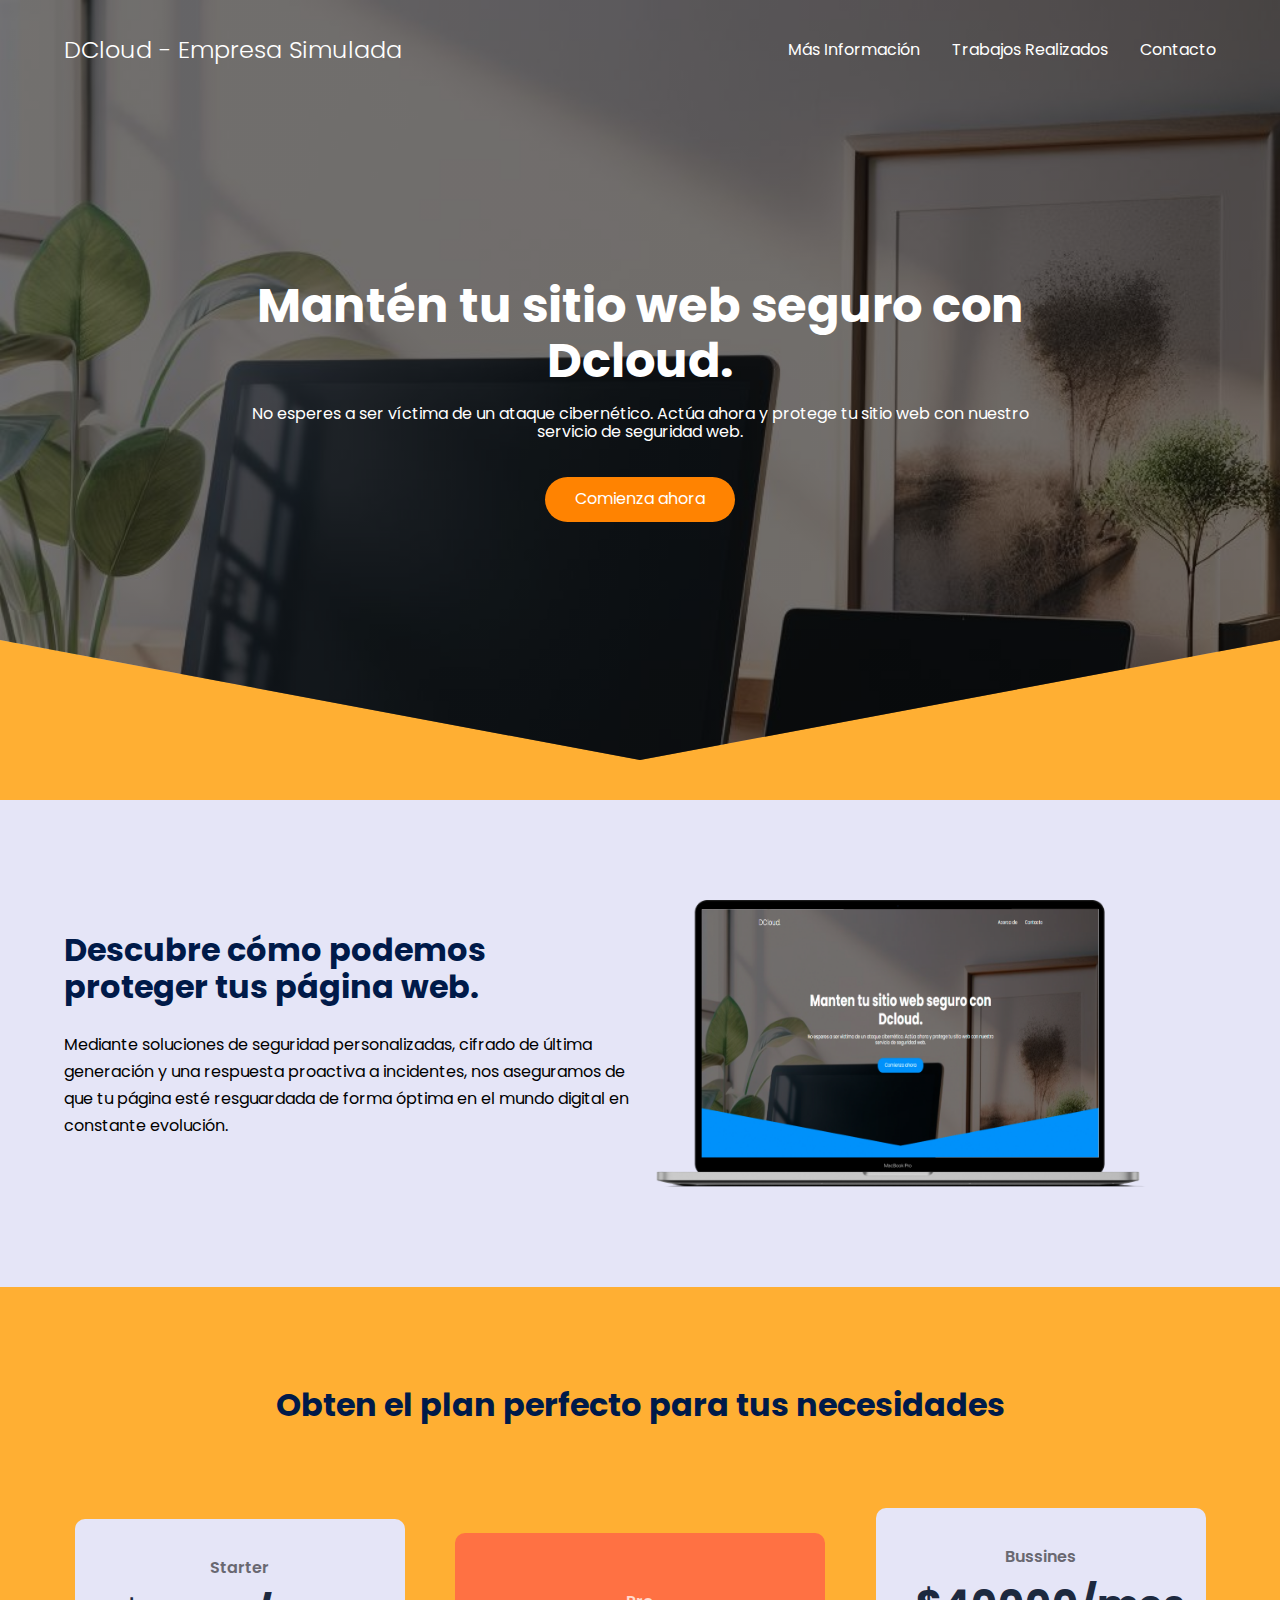
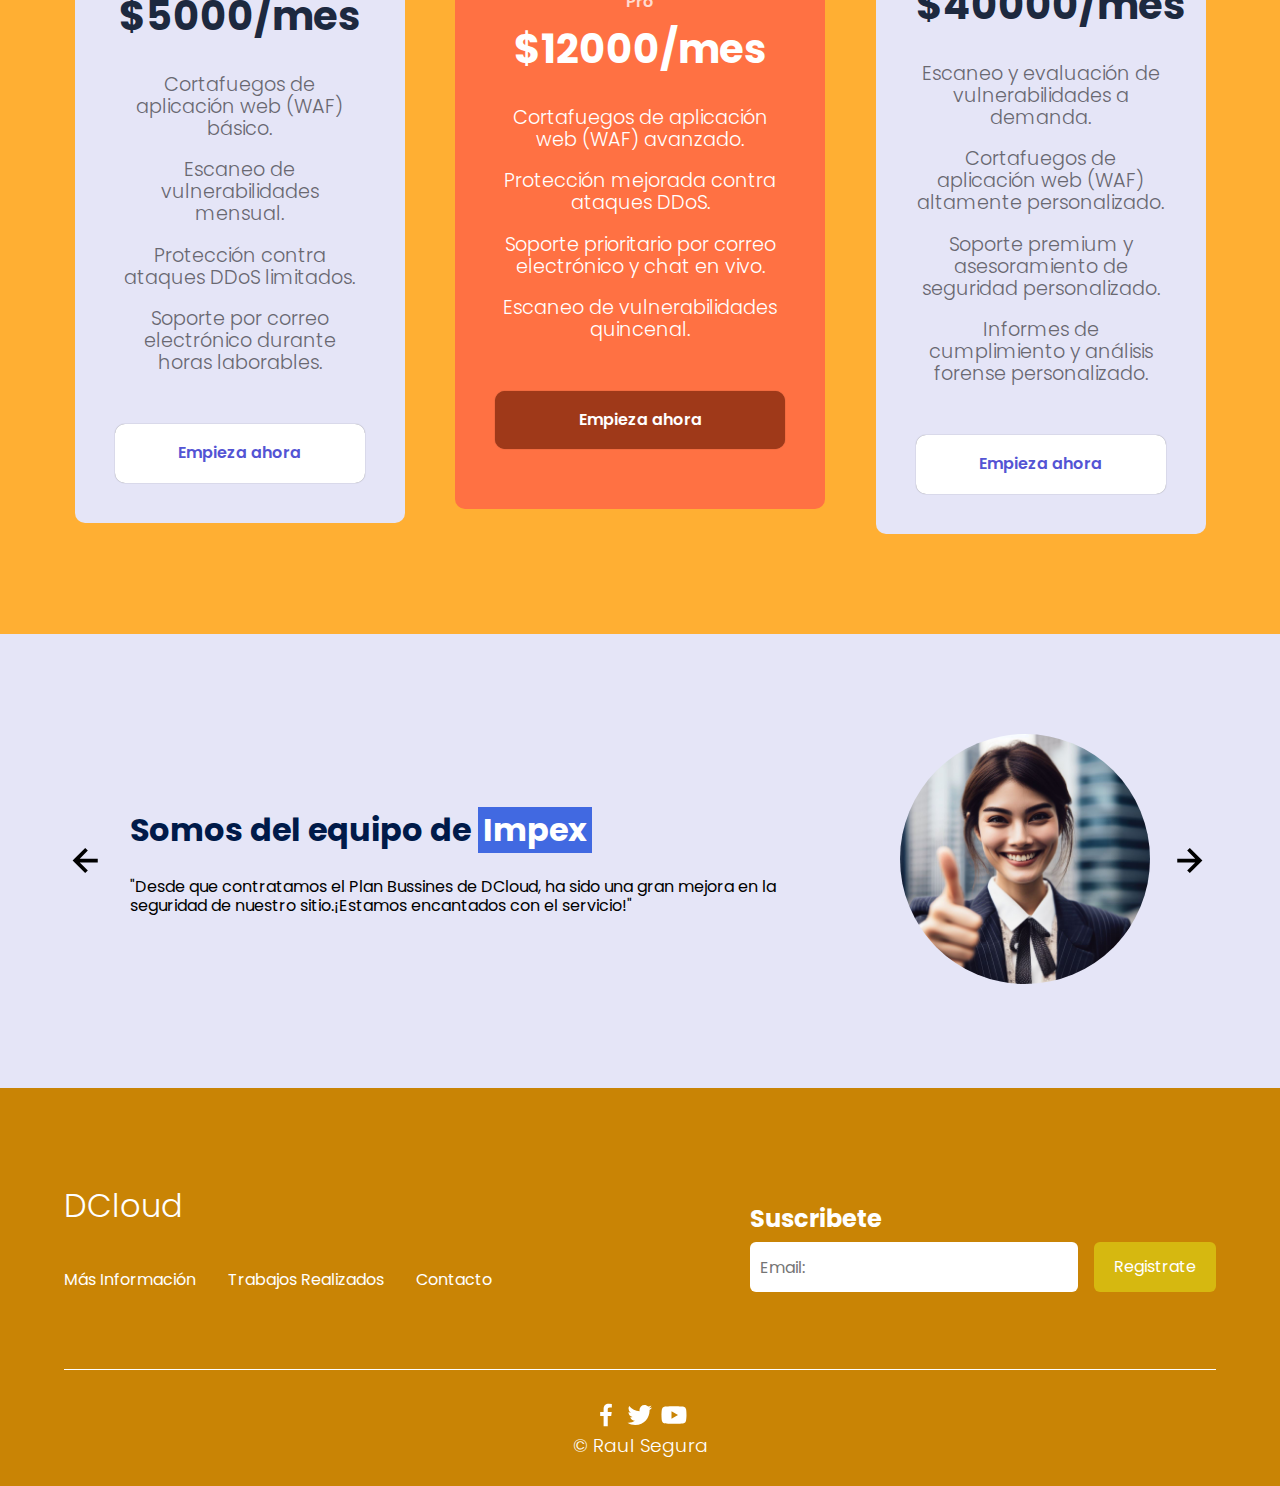
<file: index.html>
<!DOCTYPE html>
<html lang="es">

<head>

    <title>DCloud</title>
    <link rel="shortcut icon" href="/images/favicon-16x16.png" type="image/x-icon">
    <link rel="stylesheet" href="./css/normalize.css">
    <link rel="stylesheet" href="./css/estilos.css">

    <meta name="theme-color" content="#2091F9">

</head>

<body>

    <header class="hero">
        <nav class="nav container">
            <div class="nav__logo">
                <h2 class="nav__title">DCloud - Empresa Simulada</h2>
            </div>


            <ul class="nav__link nav__link--menu">
                <li class="nav__items">
                    <a href="informacion.html" class="nav__links">Más Información</a>
                </li>
                <li class="nav__items">
                    <a href="fichas.html" class="nav__links">Trabajos Realizados</a>
                </li>
                <li class="nav__items">
                    <a href="contacto.html" class="nav__links">Contacto</a>
                </li>

                <img src="./images/close.svg" class="nav__close">
            </ul>

            <div class="nav__menu">
                <img src="./images/menu.svg" class="nav__img">
            </div>
        </nav>

        <section class="hero__container container">
            <h1 class="hero__title">Mantén tu sitio web seguro con Dcloud.</h1>
            <p class="hero__paragraph">No esperes a ser víctima de un ataque cibernético. Actúa ahora y protege tu sitio web con nuestro servicio de seguridad web.</p>
            <a href="#" class="cta">Comienza ahora</a>
        </section>
    </header>

    <main>

        <section class="knowledge">
            <div class="knowledge__container container">
                <div class="knowledege__texts">
                    <h2 class="subtitle">
                        Descubre cómo podemos proteger tus página web.</h2>
                    <p class="knowledge__paragraph"> Mediante soluciones de seguridad personalizadas, cifrado de última generación y una respuesta proactiva a incidentes, nos aseguramos de que tu página esté resguardada de forma óptima en el mundo digital en constante evolución.</p>
                </div>

                <figure class="knowledge__picture">
                    <img src="./images/lapitope.png" class="knowledge__img">
                </figure>
            </div>
        </section>

        <section class="price container">
            <h2 class="subtitle">Obten el plan perfecto para tus necesidades</h2>

            <div class="price__table">
                <div class="price__element">
                    <p class="price__name">Starter</p>
                    <h3 class="price__price">$5000/mes</h3>

                    <div class="price__items">
                        <p class="price__features">Cortafuegos de aplicación web (WAF) básico.</p>
                        <p class="price__features">Escaneo de vulnerabilidades mensual.</p>
                        <p class="price__features">Protección contra ataques DDoS limitados.</p>
                        <p class="price__features">Soporte por correo electrónico durante horas laborables.</p>
                    </div>

                    <a href="#" class="price__cta">Empieza ahora</a>
                </div>


                <div class="price__element price__element--best">
                    <p class="price__name">Pro</p>
                    <h3 class="price__price">$12000/mes</h3>

                    <div class="price__items">
                        <p class="price__features">Cortafuegos de aplicación web (WAF) avanzado.</p>
                        <p class="price__features">Protección mejorada contra ataques DDoS.</p>
                        <p class="price__features">Soporte prioritario por correo electrónico y chat en vivo.</p>
                        <p class="price__features">Escaneo de vulnerabilidades quincenal.</p>
                    </div>

                    <a href="#" class="price__cta">Empieza ahora</a>
                </div>


                <div class="price__element">
                    <p class="price__name">Bussines</p>
                    <h3 class="price__price">$40000/mes</h3>

                    <div class="price__items">
                        <p class="price__features">Escaneo y evaluación de vulnerabilidades a demanda.</p>
                        <p class="price__features">Cortafuegos de aplicación web (WAF) altamente personalizado.</p>
                        <p class="price__features">Soporte premium y asesoramiento de seguridad personalizado.</p>
                        <p class="price__features">Informes de cumplimiento y análisis forense personalizado.</p>
                        
                    </div>

                    <a href="#" class="price__cta">Empieza ahora</a>
                </div>


            </div>
        </section>

        <section class="testimony">
            <div class="testimony__container container">
                <img src="./images/leftarrow.svg" class="testimony__arrow" id="before">

                <section class="testimony__body testimony__body--show" data-id="1">
                    <div class="testimony__texts">
                        <h2 class="subtitle">Somos del equipo de <span class="testimony__course">Impex</span></h2>
                        <p class="testimony__review">"Desde que contratamos el Plan Bussines de DCloud, ha sido una gran mejora en la seguridad de nuestro sitio.¡Estamos encantados con el servicio!"</p>
                    </div>

                    <figure class="testimony__picture">
                        <img src="./images/persona1.jfif" class="testimony__img">
                    </figure>
                </section>

                <section class="testimony__body" data-id="2">
                    <div class="testimony__texts">
                        <h2 class="subtitle">Mi nombre es Nicolas Cage, <span class="testimony__course">dueño de Mercado Libre</span></h2>
                        <p class="testimony__review">El Plan Pro de DCloud ha sido un verdadero salvavidas para mi negocio en línea. Con el escaneo de vulnerabilidades más frecuente y el cortafuegos avanzado, siento que mi sitio web está en buenas manos. Además, el soporte por chat en vivo me ha ayudado en tiempo real en situaciones críticas. ¡Definitivamente, vale la pena cada centavo!</p>
                    </div>

                    <figure class="testimony__picture">
                        <img src="./images/persona2.jfif" class="testimony__img">
                    </figure>
                </section>

                <section class="testimony__body" data-id="3">
                    <div class="testimony__texts">
                        <h2 class="subtitle">Mi nombre es Tomy Lee Curtis, <span class="testimony__course">dueño de Choripanes El Penitente</span></h2>
                        <p class="testimony__review">"Como propietario de una empresa en crecimiento, necesitaba un servicio de seguridad web de nivel empresarial. DCloud me proporcionó un Plan Empresarial completamente personalizado que se adapta a nuestras necesidades únicas. El soporte premium y el análisis forense nos han ayudado a enfrentar los desafíos de seguridad más complejos. ¡Estamos realmente impresionados y confiados en la protección de nuestros activos digitales!"!</p>
                    </div>

                    <figure class="testimony__picture">
                        <img src="./images/persona3.jfif" class="testimony__img">
                    </figure>
                </section>

                <section class="testimony__body" data-id="4">
                    <div class="testimony__texts">
                        <h2 class="subtitle">Mi nombre es Andrés Cuello, <span class="testimony__course">dueño de Microsoft</span></h2>
                        <p class="testimony__review">"Empecé con mi página web y la seguridad me preocupaba. Dcloud me ofreció un Plan Básico que era fácil de entender y asequible. Desde entonces, duermo tranquilo sabiendo que mi sitio está protegido. ¡Estoy muy contento!"</p>
                    </div>

                    <figure class="testimony__picture">
                        <img src="./images/persona4.jfif" class="testimony__img">
                    </figure>
                </section>


                <img src="./images/rightarrow.svg" class="testimony__arrow" id="next">
            </div>
        </section>

    </main>

    <footer class="footer">
        <section class="footer__container container">
            <nav class="nav nav--footer">
                <h2 class="footer__title">DCloud</h2>

                <ul class="nav__link nav__link--footer">
                    <li class="nav__items">
                        <a href="informacion.html" class="nav__links">Más Información</a>
                    </li>
                    <li class="nav__items">
                        <a href="fichas.html" class="nav__links">Trabajos Realizados</a>
                    </li>
                    <li class="nav__items">
                        <a href="contacto.html" class="nav__links">Contacto</a>
                    </li>
                    
                </ul>
            </nav>

            <form class="footer__form" action="https://formspree.io/f/mknkkrkj" method="POST">
                <h2 class="footer__newsletter">Suscribete</h2>
                <div class="footer__inputs">
                    <input type="email" placeholder="Email:" class="footer__input" name="_replyto">
                    <input type="submit" value="Registrate" class="footer__submit">
                </div>
            </form>
        </section>

        <section class="footer__copy container">
            <div class="footer__social">
                <a href="#" class="footer__icons"><img src="./images/facebook.svg" class="footer__img"></a>
                <a href="#" class="footer__icons"><img src="./images/twitter.svg" class="footer__img"></a>
                <a href="#" class="footer__icons"><img src="./images/youtube.svg" class="footer__img"></a>
            </div>

            <h3 class="footer__copyright">&copy; Raul Segura</h3>
        </section>
    </footer>

    <script src="./js/slider.js"></script>
    <script src="./js/questions.js"></script>
    <script src="./js/menu.js"></script>
</body>

</html>
</file>
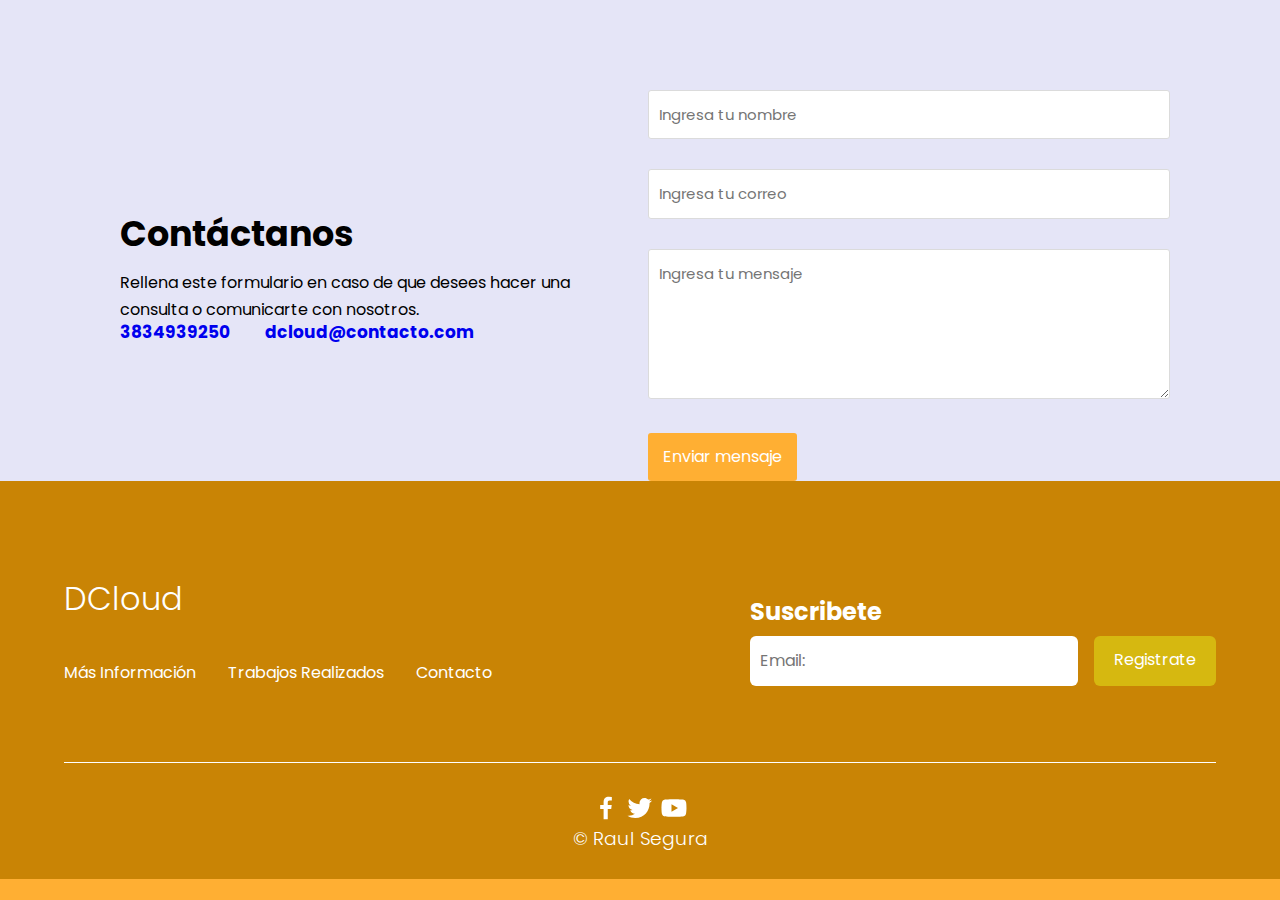
<file: contacto.html>
<!DOCTYPE html>
<html lang="en">
<head>
    <title>Contacto</title>
    <link rel="shortcut icon" href="/images/favicon-16x16.png" type="image/x-icon">
    <link rel="stylesheet" href="/css/estilos.css">
    <link rel="stylesheet" href="/css/normalize.css">
</head>
<body>
    <section class="formulario">
        <div class="contenedor-form">
            <div class="info-form">
                <h2>Contáctanos</h2>
                <p>Rellena este formulario en caso de que desees hacer una consulta o comunicarte con nosotros.</p>
                <a href="#">3834939250</a>
                <a href="#">dcloud@contacto.com</a>
            </div>
            <form action="#" autocomplete="off">
                <input type="text" name="nombre" placeholder="Ingresa tu nombre" class="campo">
                <input type="email" name="email" placeholder="Ingresa tu correo" class="campo">
                <textarea name="mensaje" placeholder="Ingresa tu mensaje"></textarea>
                <input type="submit" name="enviar" value="Enviar mensaje" class="btn-enviar">
            </form>
        </div>
    </section>

    <footer class="footer">
        <section class="footer__container container">
            <nav class="nav nav--footer">
                <h2 class="footer__title">DCloud</h2>

                <ul class="nav__link nav__link--footer">
                    <li class="nav__items">
                        <a href="informacion.html" class="nav__links">Más Información</a>
                    </li>
                    <li class="nav__items">
                        <a href="fichas.html" class="nav__links">Trabajos Realizados</a>
                    </li>
                    <li class="nav__items">
                        <a href="#" class="nav__links">Contacto</a>
                    </li>
                    
                </ul>
            </nav>

            <form class="footer__form" action="https://formspree.io/f/mknkkrkj" method="POST">
                <h2 class="footer__newsletter">Suscribete</h2>
                <div class="footer__inputs">
                    <input type="email" placeholder="Email:" class="footer__input" name="_replyto">
                    <input type="submit" value="Registrate" class="footer__submit">
                </div>
            </form>
        </section>

        <section class="footer__copy container">
            <div class="footer__social">
                <a href="#" class="footer__icons"><img src="./images/facebook.svg" class="footer__img"></a>
                <a href="#" class="footer__icons"><img src="./images/twitter.svg" class="footer__img"></a>
                <a href="#" class="footer__icons"><img src="./images/youtube.svg" class="footer__img"></a>
            </div>

            <h3 class="footer__copyright">&copy; Raul Segura</h3>
        </section>
    </footer>
</body>
</html>
</file>
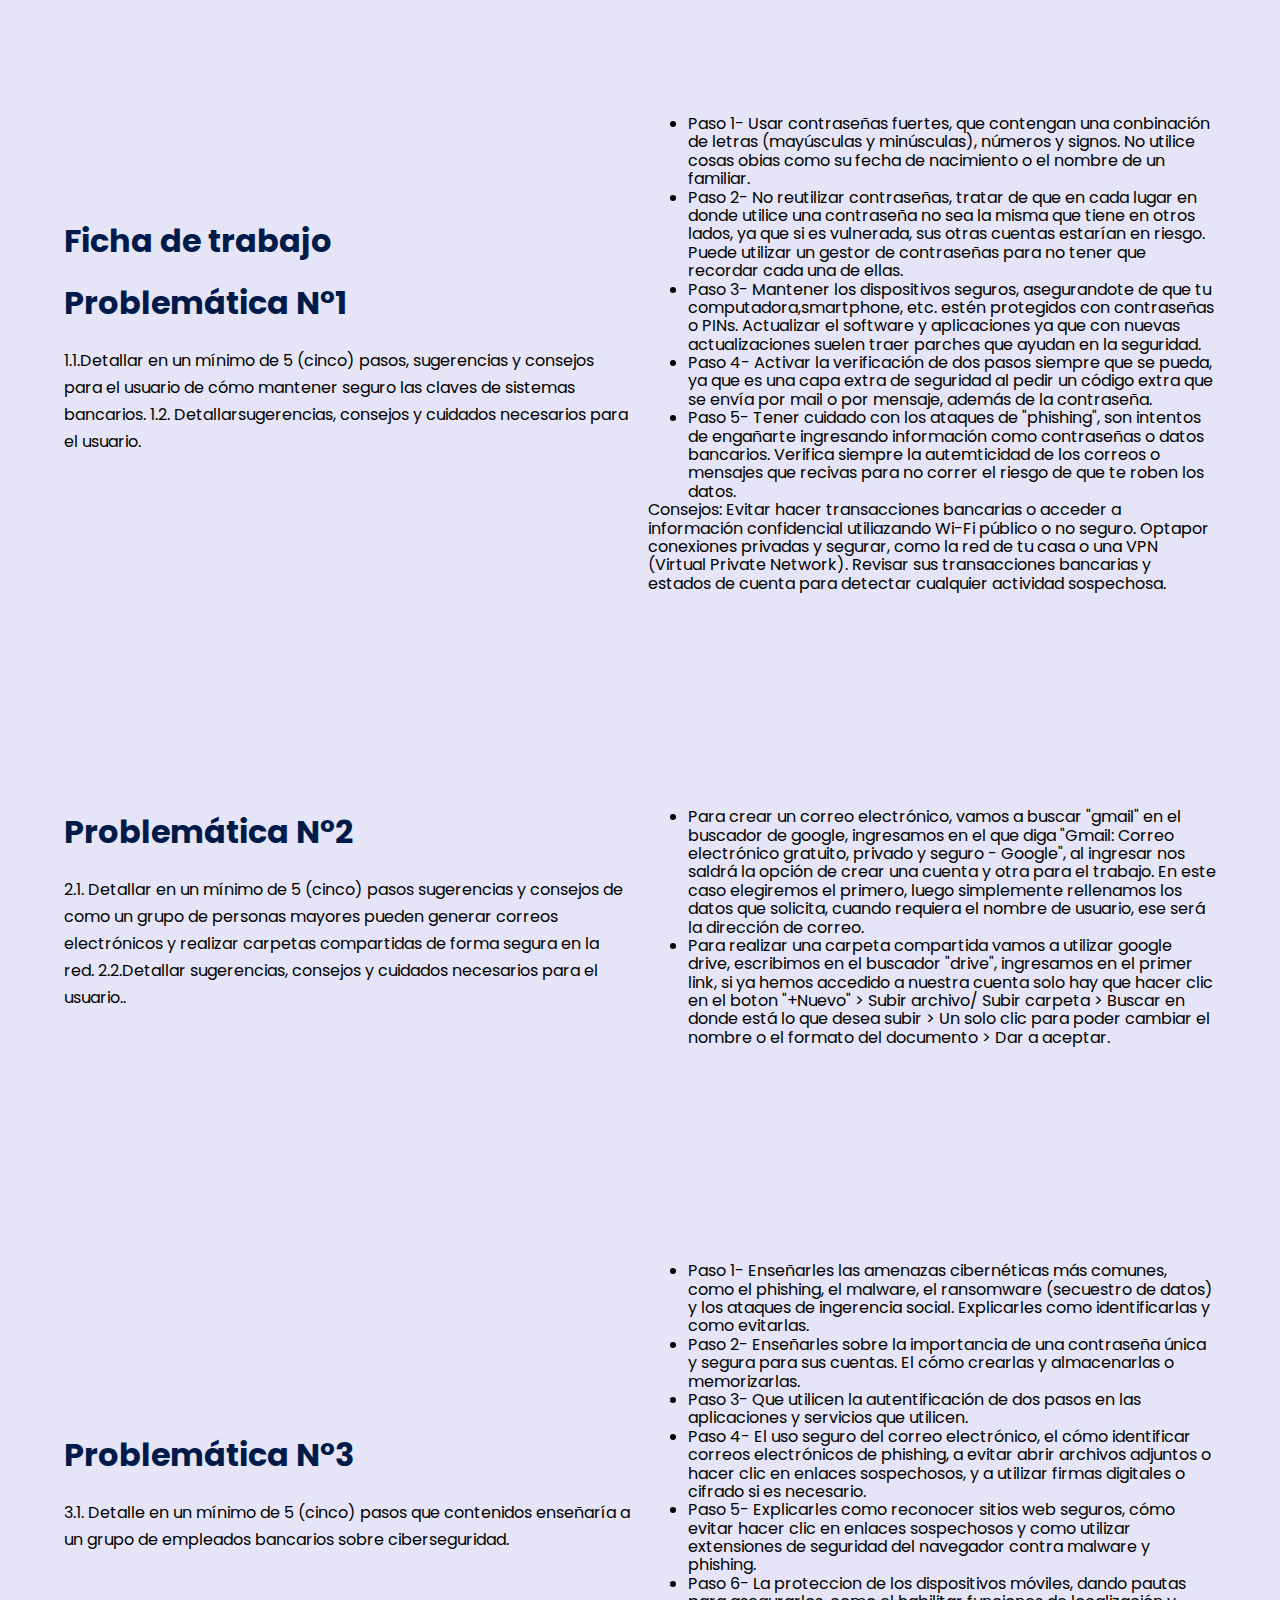
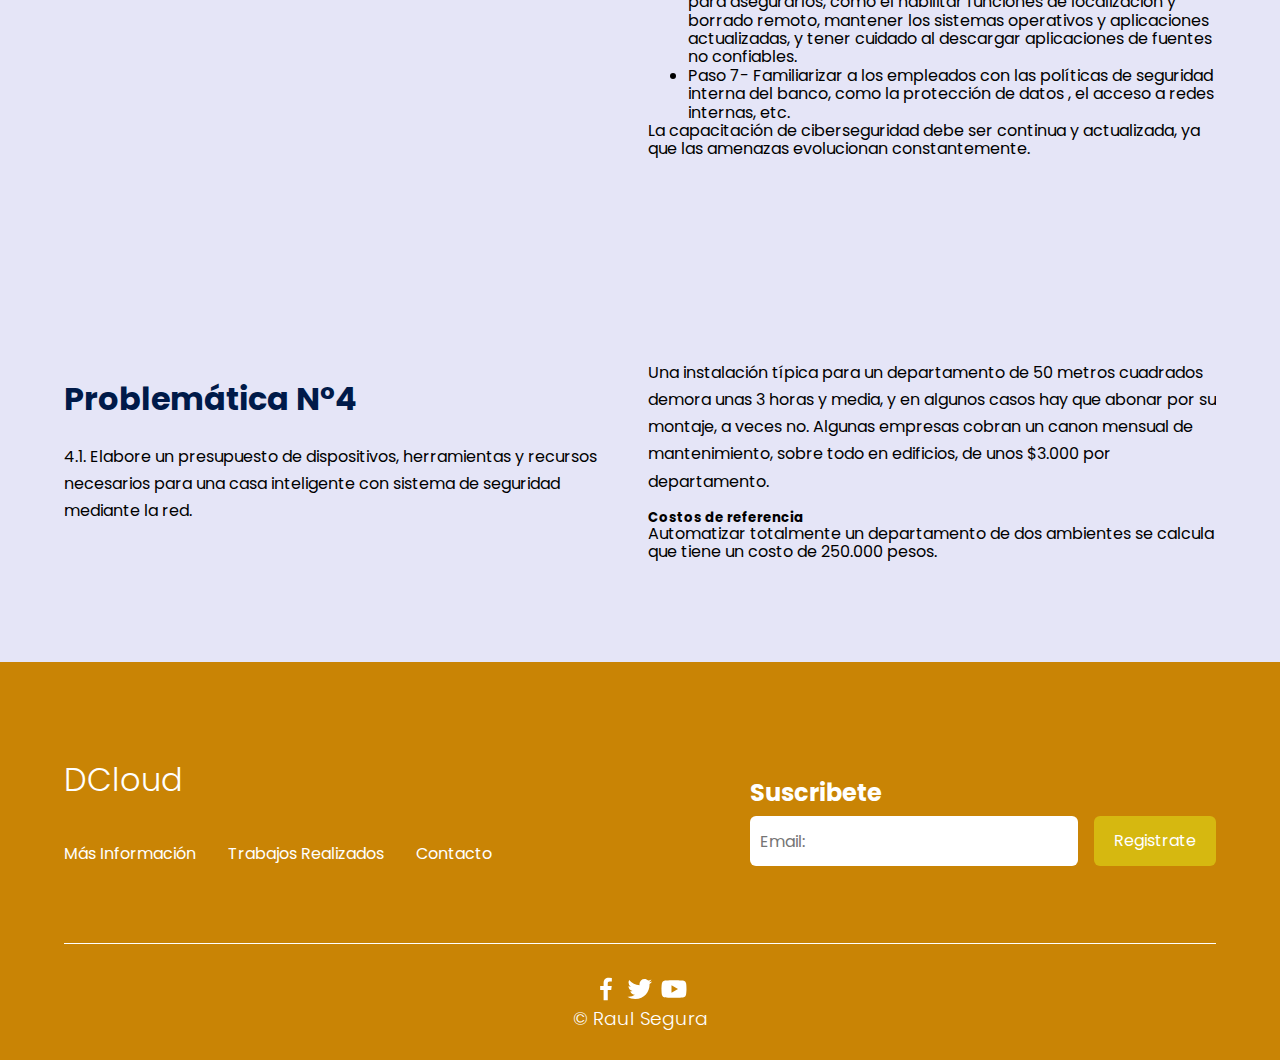
<file: fichas.html>
<!DOCTYPE html>
<html lang="es">
<head>

    <title>Trabajos Realizados</title>
    <link rel="shortcut icon" href="images/favicon-16x16.png" type="image/x-icon">
    <link rel="stylesheet" href="css/estilos.css">
    <link rel="stylesheet" href="css/normalize.css">

</head>
<body>

    <main>
        <section class="knowledge">
            <div class="knowledge__container container">
                <div class="knowledege__texts">
                    <h2 class="subtitle">Ficha de trabajo</h2>
                    <h3 class="subtitle">Problemática N°1</h3>
                    <div class="knowledge__paragraph">1.1.Detallar en un mínimo de 5 (cinco) pasos, sugerencias y consejos para el usuario de cómo mantener seguro las claves de sistemas bancarios.
                    1.2. Detallarsugerencias, consejos y cuidados necesarios para el usuario.</div>
                </div>
                <div class="knowledege__texts">
                    <p class="knowledge__paragraph">	
                            <ul>
                                <li>Paso 1- Usar contraseñas fuertes, que contengan una conbinación de letras (mayúsculas y minúsculas), números y signos. No utilice cosas obias como su fecha de nacimiento o el nombre de un familiar.</li>
                                <li>Paso 2- No reutilizar contraseñas, tratar de que en cada lugar en donde utilice una contraseña no sea la misma que tiene en otros lados, ya que si es vulnerada, sus otras cuentas estarían en riesgo. Puede utilizar un gestor de contraseñas para no tener que recordar cada una de ellas.</li>
                                <li>Paso 3- Mantener los dispositivos seguros, asegurandote de que tu computadora,smartphone, etc. estén protegidos con contraseñas o PINs. Actualizar el software y aplicaciones ya que con nuevas actualizaciones suelen traer parches que ayudan en la seguridad.</li>
                                <li>Paso 4- Activar la verificación de dos pasos siempre que se pueda, ya que es una capa extra de seguridad al pedir un código extra que se envía por mail o por mensaje, además de la contraseña.</li>
                                <li>Paso 5- Tener cuidado con los ataques de "phishing", son intentos de engañarte ingresando información como contraseñas o datos bancarios. Verifica siempre la autemticidad de los correos o mensajes que recivas para no correr el riesgo de que te roben los datos. </li>

                            </ul>
                        Consejos: Evitar hacer transacciones bancarias o acceder a información confidencial utiliazando Wi-Fi público o no seguro. Optapor conexiones privadas y segurar, como la red de tu casa o una VPN (Virtual Private Network). Revisar sus transacciones bancarias y estados de cuenta para detectar cualquier actividad sospechosa.
                    </p>
                </div>
                

            </div>
            <div class="knowledge__container container">
                <div class="knowledege__texts">
                    <h3 class="subtitle">Problemática N°2</h3>
                    <div class="knowledge__paragraph">2.1. Detallar en un mínimo de 5 (cinco) pasos sugerencias y consejos de como un grupo de personas mayores pueden generar correos electrónicos y realizar carpetas compartidas de forma segura en la red.
                    2.2.Detallar sugerencias, consejos y cuidados necesarios para el usuario..</div>
                </div>
                <div class="knowledege__texts">
                    <p class="knowledge__paragraph">
                       <ul>
                            <li>Para crear un correo electrónico, vamos a buscar "gmail" en el buscador de google, ingresamos en el que diga "Gmail: Correo electrónico gratuito, privado y seguro - Google", al ingresar nos saldrá  la opción de crear una cuenta y otra para el trabajo. En este caso elegiremos el primero, luego simplemente rellenamos los datos que  solicita, cuando requiera el nombre de usuario, ese será la dirección de correo.</li>
                            <li>Para realizar una carpeta compartida vamos a utilizar google drive, escribimos  en el buscador "drive", ingresamos  en el primer link, si ya hemos accedido a nuestra cuenta solo hay que hacer clic en  el boton "+Nuevo" > Subir archivo/ Subir carpeta > Buscar en donde está lo que desea subir > Un solo clic para poder cambiar  el nombre o el formato del documento > Dar a aceptar. </li>
                        </ul>
                    </p>
                </div>
            </div>
            <div class="knowledge__container container">
                <div class="knowledege__texts">
                    <h3 class="subtitle">Problemática N°3</h3>
                    <div class="knowledge__paragraph">3.1. Detalle en un mínimo de 5 (cinco) pasos que contenidos enseñaría a un grupo de empleados bancarios sobre ciberseguridad.
                    </div>
                </div>
                <div class="knowledege__texts">
                    <p class="knowledge__paragraph">
                        <ul>
                            <li>Paso 1- Enseñarles las amenazas cibernéticas más comunes, como el phishing, el malware, el ransomware (secuestro de datos) y los ataques de ingerencia social. Explicarles como  identificarlas y como evitarlas.
                            </li>
                            <li>Paso 2- Enseñarles sobre la importancia de una contraseña única  y segura para sus cuentas. El cómo crearlas y almacenarlas o memorizarlas.
                            </li>
                            <li>Paso 3- Que utilicen la autentificación de dos pasos en las aplicaciones y servicios que utilicen.
                            </li>
                            <li>Paso 4- El uso seguro del correo electrónico,  el cómo identificar correos electrónicos de phishing, a evitar abrir archivos  adjuntos o hacer clic en enlaces sospechosos, y a utilizar firmas digitales o cifrado si es necesario.
                            </li>
                            <li>Paso 5- Explicarles como reconocer sitios web seguros, cómo evitar hacer clic en enlaces sospechosos y como utilizar extensiones de seguridad del navegador contra malware y phishing.
                            </li>
                            <li>Paso 6- La proteccion de los  dispositivos móviles, dando pautas para asegurarlos, como el habilitar funciones de localización y borrado remoto, mantener los sistemas operativos y aplicaciones actualizadas, y tener cuidado  al descargar aplicaciones de fuentes no confiables.
                            </li>
                            <li>Paso 7- Familiarizar a los empleados con las políticas de seguridad interna del banco, como la protección de datos , el acceso a redes internas, etc. 
                            </li>
                        </ul>
                        La capacitación de ciberseguridad debe ser continua y actualizada, ya que las amenazas evolucionan constantemente.
                    </p>
                </div>
            </div>
            <div class="knowledge__container container">
                <div class="knowledege__texts">
                    <h3 class="subtitle">Problemática N°4</h3>
                    <div class="knowledge__paragraph">4.1. Elabore un presupuesto de dispositivos, herramientas y recursos necesarios para una casa inteligente con sistema de seguridad mediante la red.</div>
                </div>
                <div class="knowledege__texts">
                    <p class="knowledge__paragraph">Una instalación típica para un departamento de 50 metros cuadrados demora unas 3 horas y media, y en algunos casos hay que abonar por su montaje, a veces no. Algunas empresas cobran un canon mensual de mantenimiento, sobre todo en edificios, de unos $3.000 por departamento. <br>
                    <h5>Costos de referencia</h5>
                    Automatizar totalmente un departamento de dos ambientes se calcula que tiene un costo de 250.000 pesos.
                    </p>
                </div>
            </div>
        </section>
    </main>
    
    <footer class="footer">
        <section class="footer__container container">
            <nav class="nav nav--footer">
                <h2 class="footer__title">DCloud</h2>

                <ul class="nav__link nav__link--footer">
                    <li class="nav__items">
                        <a href="informacion.html" class="nav__links">Más Información</a>
                    </li>
                    <li class="nav__items">
                        <a href="fichas.html" class="nav__links">Trabajos Realizados</a>
                    </li>
                    <li class="nav__items">
                        <a href="contacto.html" class="nav__links">Contacto</a>
                    </li>
                    
                </ul>
            </nav>

            <form class="footer__form" action="https://formspree.io/f/mknkkrkj" method="POST">
                <h2 class="footer__newsletter">Suscribete</h2>
                <div class="footer__inputs">
                    <input type="email" placeholder="Email:" class="footer__input" name="_replyto">
                    <input type="submit" value="Registrate" class="footer__submit">
                </div>
            </form>
        </section>

        <section class="footer__copy container">
            <div class="footer__social">
                <a href="#" class="footer__icons"><img src="./images/facebook.svg" class="footer__img"></a>
                <a href="#" class="footer__icons"><img src="./images/twitter.svg" class="footer__img"></a>
                <a href="#" class="footer__icons"><img src="./images/youtube.svg" class="footer__img"></a>
            </div>

            <h3 class="footer__copyright"> &copy; Raul Segura</h3>
        </section>
    </footer>
</body>
</html>
</file>
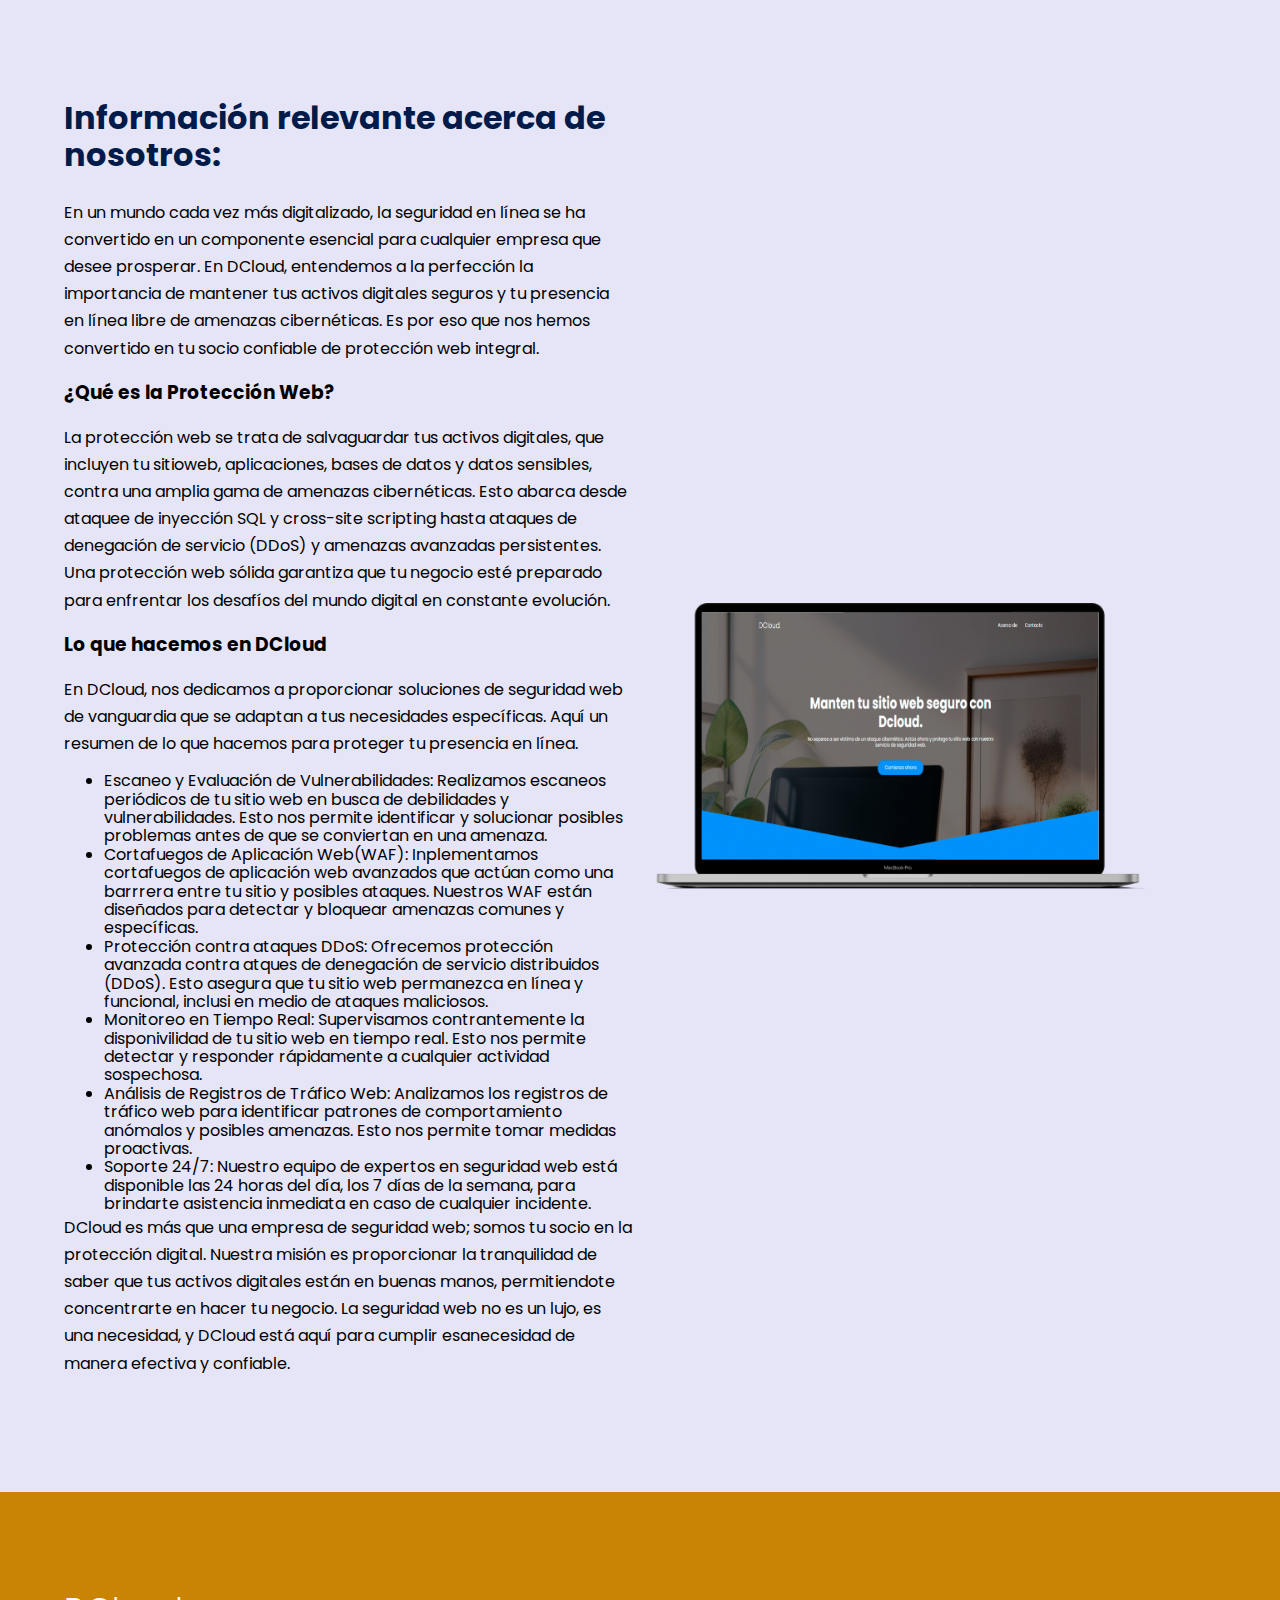
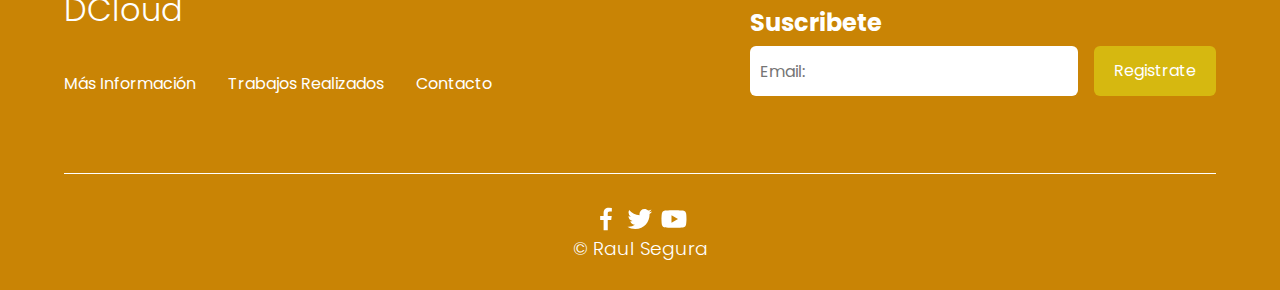
<file: informacion.html>
<!DOCTYPE html>
<html lang="es">
<head>
    <title>Más Información</title>
    <link rel="shortcut icon" href="images/favicon-16x16.png" type="image/x-icon">
    <link rel="stylesheet" href="css/estilos.css">
    <link rel="stylesheet" href="css/normalize.css">
</head>
<body>
    <main>
        <section class="knowledge">
            <div class="knowledge__container container">
                <div class="knowledege__texts">
                    <h2 class="subtitle">Información relevante acerca de nosotros:</h2>
                    <p class="knowledge__paragraph">En un mundo cada vez más digitalizado, la seguridad en línea se ha convertido en un componente esencial para cualquier empresa que desee prosperar. En DCloud, entendemos a la perfección la importancia de mantener tus activos digitales seguros y tu presencia en línea libre de amenazas cibernéticas. Es por eso que nos hemos convertido en tu socio confiable de protección web integral.</p>
                    <h3 class="knowledge__paragraph">¿Qué es la Protección Web?</h3>
                    <p class="knowledge__paragraph">La protección web se trata de salvaguardar tus activos digitales, que incluyen tu sitioweb, aplicaciones, bases de datos y datos sensibles, contra una amplia gama de amenazas cibernéticas. Esto abarca desde ataquee de inyección SQL y cross-site scripting hasta ataques de denegación de servicio (DDoS) y amenazas avanzadas persistentes. Una protección web sólida garantiza que tu negocio esté preparado para enfrentar los desafíos del mundo digital en constante evolución.</p>
                    <h3 class="knowledge__paragraph">Lo que hacemos en DCloud</h3>
                    <p class="knowledge__paragraph">En DCloud, nos dedicamos a proporcionar soluciones de seguridad web de vanguardia que se adaptan a tus necesidades específicas. Aquí un resumen de lo que hacemos para proteger tu presencia en línea.</p>
                    <ul>
                        <li>Escaneo y Evaluación de Vulnerabilidades: Realizamos escaneos periódicos de tu sitio web en busca de debilidades y vulnerabilidades. Esto nos permite identificar y solucionar posibles problemas antes de que se conviertan en una amenaza.</li>
                        <li>Cortafuegos de Aplicación Web(WAF): Inplementamos cortafuegos de aplicación web avanzados que actúan como una barrrera entre tu sitio y posibles ataques. Nuestros WAF están diseñados para detectar y bloquear amenazas comunes y específicas.</li>
                        <li>Protección contra ataques DDoS: Ofrecemos protección avanzada contra atques de denegación de servicio distribuidos (DDoS). Esto asegura que tu sitio web permanezca en línea y funcional, inclusi en medio de ataques maliciosos.</li>
                        <li>Monitoreo en Tiempo Real: Supervisamos contrantemente la disponivilidad de tu sitio web en tiempo real. Esto nos permite detectar y responder rápidamente a cualquier actividad sospechosa.</li>
                        <li>Análisis de Registros de Tráfico Web: Analizamos los registros de tráfico web para identificar patrones de comportamiento anómalos y posibles amenazas. Esto nos permite tomar medidas proactivas.</li>
                        <li>Soporte 24/7: Nuestro equipo de expertos en seguridad web está disponible las 24 horas del día, los 7 días de la semana, para brindarte asistencia inmediata en caso de cualquier incidente.</li>
                    </ul>
                    <p class="knowledge__paragraph">DCloud es más que una empresa de seguridad web; somos tu socio en la protección digital. Nuestra misión es proporcionar la tranquilidad de saber que tus activos digitales están en buenas manos, permitiendote concentrarte en hacer tu negocio. La seguridad web no es un lujo, es una necesidad, y DCloud está aquí para cumplir esanecesidad de manera efectiva y confiable.
                    </p>
                </div>
                <figure class="knowledge__picture">
                    <img src="./images/lapitope.png" class="knowledge__img">
                </figure>
            </div>
        </section>
    </main>
    <footer class="footer">
        <section class="footer__container container">
            <nav class="nav nav--footer">
                <h2 class="footer__title">DCloud</h2>

                <ul class="nav__link nav__link--footer">
                    <li class="nav__items">
                        <a href="informacion.html" class="nav__links">Más Información</a>
                    </li>
                    <li class="nav__items">
                        <a href="fichas.html" class="nav__links">Trabajos Realizados</a>
                    </li>
                    <li class="nav__items">
                        <a href="contacto.html" class="nav__links">Contacto</a>
                    </li>
                    
                </ul>
            </nav>

            <form class="footer__form" action="https://formspree.io/f/mknkkrkj" method="POST">
                <h2 class="footer__newsletter">Suscribete</h2>
                <div class="footer__inputs">
                    <input type="email" placeholder="Email:" class="footer__input" name="_replyto">
                    <input type="submit" value="Registrate" class="footer__submit">
                </div>
            </form>
        </section>

        <section class="footer__copy container">
            <div class="footer__social">
                <a href="#" class="footer__icons"><img src="./images/facebook.svg" class="footer__img"></a>
                <a href="#" class="footer__icons"><img src="./images/twitter.svg" class="footer__img"></a>
                <a href="#" class="footer__icons"><img src="./images/youtube.svg" class="footer__img"></a>
            </div>

            <h3 class="footer__copyright">&copy; Raul Segura</h3>
        </section>
    </footer>
</body>
</html>
</file>
<file: css/estilos.css>
@import url('https://fonts.googleapis.com/css2?family=Poppins:wght@300;400;600;700&display=swap');

:root {
    --padding-container: 100px 0;
    --color-title: #001A49;
}

body {
    background-color: #FFAF33   ;
    font-family: 'Poppins', sans-serif;
}

.container {
    width: 90%;
    max-width: 1200px;
    margin: 0 auto;
    overflow: hidden;
    padding: var(--padding-container);
}

.hero {
    width: 100%;
    height: 100vh;
    min-height: 600px;
    max-height: 800px;
    position: relative;
    display: grid;
    grid-template-rows: 100px 1fr;
    color: #fff;
}

.hero::before {
    content: "";
    position: absolute;
    top: 0;
    left: 0;
    width: 100%;
    height: 100%;
    background-image: linear-gradient(180deg, #0000008c 0%, #0000008c 100%), url('../images/compuchetafondo.jfif');
    background-size: cover;
    clip-path: polygon(0 0, 100% 0, 100% 80%, 50% 95%, 0 80%);
    z-index: -1;
}


/* Nav */

.nav {
    --padding-container: 0;
    height: 100%;
    display: flex;
    align-items: center;
}

.nav__title {
    font-weight: 300;
}

.nav__link {
    margin-left: auto;
    padding: 0;
    display: grid;
    grid-auto-flow: column;
    grid-auto-columns: max-content;
    gap: 2em;
}

.nav__items {
    list-style: none;
}

.nav__links {
    color: #fff;
    text-decoration: none;
}

.nav__menu {
    margin-left: auto;
    cursor: pointer;
    display: none;
}

.nav__img {
    display: block;
    width: 30px;
}


.nav__close {
    display: var(--show, none);
}


/* Hero container */

.hero__container {
    max-width: 800px;
    --padding-container: 0;
    display: grid;
    grid-auto-rows: max-content;
    align-content: center;
    gap: 1em;
    padding-bottom: 100px;
    text-align: center;
}

.hero__title {
    font-size: 3rem;
}

.hero__paragraph {
    margin-bottom: 20px;
}

.cta {
    display: inline-block;
    background-color: #FF8301;
    justify-self: center;
    color: #fff;
    text-decoration: none;
    padding: 13px 30px;
    border-radius: 32px;
}

/* About */

.about {
    text-align: center;
}

.subtitle {
    color: var(--color-title);
    font-size: 2rem;
    margin-bottom: 25px;
}


.about__paragraph {
    line-height: 1.7;
}

.about__main {
    padding-top: 80px;
    display: grid;
    width: 90%;
    margin: 0 auto;
    gap: 1em;
    overflow: hidden;
    grid-template-columns: repeat(auto-fit, minmax(260px, auto));
}


.about__icons {
    display: grid;
    gap: 1em;
    justify-items: center;
    width: 260px;
    overflow: hidden;
    margin: 0 auto;
}

.about__icon {
    width: 40px;
}

/* Knowledge */

.knowledge {
    background-color: #e5e5f7;
    background-image: radial-gradient(#444cf7 0.5px, transparent 0.5px), radial-gradient(#444cf7 0.5px, #e5e5f7 0.5px);
    background-size: 20px 20px;
    background-position: 0 0, 10px 10px;
    overflow: hidden;
}

.knowledge__container{
    display: grid;
    grid-template-columns: 1fr 1fr;
    gap: 1em;
    align-items: center;
}

.knowledge__picture{
    max-width: 500px;
}

.knowledge__paragraph{
    line-height: 1.7;
    margin-bottom: 15px;
}

.knowledge__paragraph2{
    line-height: 1.7;
    margin-bottom: 15px;
}

.knowledge__img{
    width: 100%;
    display: block;
}

/* price */

.price{
    text-align: center;
}

.price__table{
    padding-top: 60px;
    display: flex;
    flex-wrap: wrap;
    gap: 2.5em;
    justify-content: space-evenly;
    align-items: center;
}

.price__element{
    background-color: #e5e5f7;
    text-align: center;
    border-radius: 10px;
    width: 330px;
    padding: 40px;
    --color-plan: #696871;
    --color-price: #1D293F;
    --bg-cta: #fff;
    --color-cta: #5454D4;
    --color-items: #696871;
}

.price__element--best{
    width: 370px;
    padding: 60px 40px;
    background-color: #FF7143;
    --color-plan: rgb(255 255 255 / 75%);
    --color-price: #fff;
    --bg-cta: #9F3919;
    --color-cta: #FFF;
    --color-items: #fff;
}


.price__name{
    color: var(--color-plan);
    margin-bottom: 15px;
    font-weight: 600;
}

.price__price{
    text-align: center;
    font-size: 2.5rem;
    color: var(--color-price);
}

.price__items{
    margin-top: 35px;
    display: grid;
    gap: 1em;
    font-weight: 300;
    font-size: 1.2rem;
    margin-bottom: 50px;
    color: var(--color-items);
}

.price__cta{
    display: block;
    padding: 20px 0;
    border-radius: 10px;
    text-decoration: none;
    background-color: var(--bg-cta);
    font-weight: 600;
    color: var(--color-cta);
    box-shadow: 0 0 1px rgba(0, 0, 0, .5);
}

/* Testimony */

.testimony{
    background-color: #e5e5f7;
}

.testimony__container{
    display: grid;
    grid-template-columns: 50px 1fr 50px;
    gap: 1em;
    align-items: center;
}

.testimony__body{
    display: grid;
    grid-template-columns: 1fr max-content;
    justify-content: space-between;
    align-items: center;
    gap: 2em;
    grid-column: 2/3;
    grid-row: 1/2;
    opacity: 0;
    pointer-events: none;
}


.testimony__body--show{
    pointer-events: unset;
    opacity: 1;
    transition: opacity 1.5s ease-in-out;
}

.testimony__img{
    width: 250px;
    height: 250px;
    border-radius: 50%;
    object-fit: cover;
    object-position: 50% 30%;
}

.testimony__texts{
    max-width: 700px;
}

.testimony__course{
    background-color: royalblue;
    color: #fff;
    display: inline-block;
    padding: 5px;
}

.testimony__arrow{
    width: 90%;
    cursor: pointer;
}

/*Contacto*/

.formulario {
    background-color: #e5e5f7;
    background-image: radial-gradient(#444cf7 0.5px, transparent 0.5px), radial-gradient(#444cf7 0.5px, #e5e5f7 0.5px);
    background-size: 20px 20px;
    background-position: 0 0, 10px 10px;
    overflow: hidden;
}

.contenedor-form {
    width: 100%;
    max-width: 1100px;
    margin: auto;
    display: grid;
    grid-template-columns: 1fr 1fr;
    gap: 1em;
    align-items: center;
    margin-top: 90px;
}

.contenedor-form h2 {
    margin-left: 30px;
    margin-bottom: 15px;
    font-size: 35px;
}

.contenedor-form p {
    line-height: 1.7;
    margin-left: 30px;
}

.contenedor-form a {
    font-size: 17px;
    display: inline-block;
    text-decoration: none;
    margin-bottom: 15px;
    font-weight: 700;
    margin-left: 30px;
}

.contenedor-form form .campo, 
.contenedor-form form textarea {
    width: calc(100% - 20px);
    padding: 15px 10px;
    font-size: 15px;
    border: 1px solid #dbdbdb;
    margin-bottom: 30px;
    border-radius: 3px;
    outline: none;
}

.contenedor-form form textarea {
    min-height: 150px;
    max-width: calc(100% - 20px);
}

.contenedor-form .btn-enviar {
    padding: 15px;
    font-size: 16px;
    border: none;
    outline: none;
    background: #FFAF33;
    color: #FFF;
    border-radius: 3px;
    cursor: pointer;
    transition: background 0.3s ease;
}

.contenedor-form .btn-enviar:hover {
    background: #e39403;
}
/* Footer */

.footer{
    background-color: #c98405;
}

.footer__title{
    font-weight: 300;
    font-size: 2rem;
    margin-bottom: 30px;
}

.footer__title, .footer__newsletter{
    color: #fff;
}


.footer__container{
    display: flex;
    justify-content: space-between;
    align-items: center;
    border-bottom: 1px solid #fff;
    padding-bottom: 60px;
}

.nav--footer{
    padding-bottom: 20px;
    display: grid;
    gap: 1em;
    grid-auto-flow: row;
    height: 100%;
}

.nav__link--footer{
    display: flex;
    margin: 0;
    margin-right: 20px;
    flex-wrap: wrap;
}

.footer__inputs{
    margin-top: 10px;
    display: flex;
    overflow: hidden;
}

.footer__input{
    background-color: #fff;
    height: 50px;
    display: block;
    padding-left: 10px;
    border-radius: 6px;
    font-size: 1rem;
    outline: none;
    border: none;
    margin-right: 16px;
}

.footer__submit{
    margin-left: auto;
    display: inline-block;
    height: 50px;
    padding: 0 20px ;
    background-color: #d6b810;
    border: none;
    font-size: 1rem;
    color: #fff;
    border-radius: 6px;
    cursor: pointer;
}

.footer__copy{
    --padding-container: 30px 0;
    text-align: center;
    color: #fff;
}

.footer__copyright{
    font-weight: 300;
}

.footer__icons{
    margin-bottom: 10px;
}

.footer__img{
    width: 30px;
}

/* Media queries */

@media (max-width:800px){
    .nav__menu{
        display: block;
    }

    .nav__link--menu{
        position: fixed;
        background-color: #000;
        top: 0;
        left: 0;
        height: 100%;
        width: 100%;
        display: flex;
        flex-direction: column;
        justify-content: space-evenly;
        align-items: center;
        z-index: 100;
        opacity: 0;
        pointer-events: none;
        transition: .7s opacity;
    }

    .nav__link--show{
        --show: block;
        opacity:1 ;
        pointer-events: unset;
    }

    .nav__close{
        position: absolute;
        top: 30px;
        right: 30px;
        width: 30px;
        cursor: pointer;
    }

    .hero__title{
        font-size: 2.5rem;
    }


    .about__main{
        gap: 2em;
    }

    .about__icons:last-of-type{
        grid-column: 1/-1;
    }


    .knowledge__container{
        grid-template-columns: 1fr;
        grid-template-rows: max-content 1fr;
        gap: 3em;
        text-align: center;
    }

    .knowledge__picture{
        grid-row: 1/2;
        justify-self: center;
    }

    .testimony__container{
        grid-template-columns: 30px 1fr 30px;
    }

    .testimony__body{
        grid-template-columns: 1fr;
        grid-template-rows: max-content max-content;
        gap: 3em;
        justify-items:center ;
    }


    .testimony__img{
        width: 200px;
        height: 200px;
        
    }

    .questions__copy{
        width: 100%;
    }

    .footer__container{
        flex-wrap: wrap;
    }

    .nav--footer{
        width: 100%;
        justify-items: center;
    }

    .nav__link--footer{
        width: 100%;
        justify-content: space-evenly;
        margin: 0;
    }

    .footer__form{
        width: 100%;
        justify-content: space-evenly;
    }

    .footer__input{
        flex: 1;
    }

}

@media (max-width:600px){
    .hero__title{
        font-size: 2rem;
    }

    .hero__paragraph{
        font-size: 1rem;
    }

    .subtitle{
        font-size: 1.8rem;
    }

    .price__element{
        width: 90%;
    }

    .price__element--best{
        width: 90%;
        /* padding: 40px; */
    }

    .price__price{
        font-size: 2rem;
    }

    .testimony{
        --padding-container: 60px 0;
    }

    .testimony__container{
        grid-template-columns: 28px 1fr 28px;
        gap: .9em;
    }

    .testimony__arrow{
        width: 100%;
    }

    .testimony__course{
        margin-top: 15px;
    }

    .questions__title{
        font-size: 1rem;
    }

    .footer__title{
        justify-self: start;
        margin-bottom: 15px;
    }

    .nav--footer{
        padding-bottom: 60px;
    }

    .nav__link--footer{
        justify-content: space-between;
    }

    .footer__inputs{
        flex-wrap: wrap;
    }

    .footer__input{
        flex-basis: 100%;
        margin: 0;
        margin-bottom: 16px;
    }

    .footer__submit{
        margin-right: auto;
        margin-left: 0;
        

        /* 
        margin:0;
        width: 100%;
        */
    }
}
</file>
